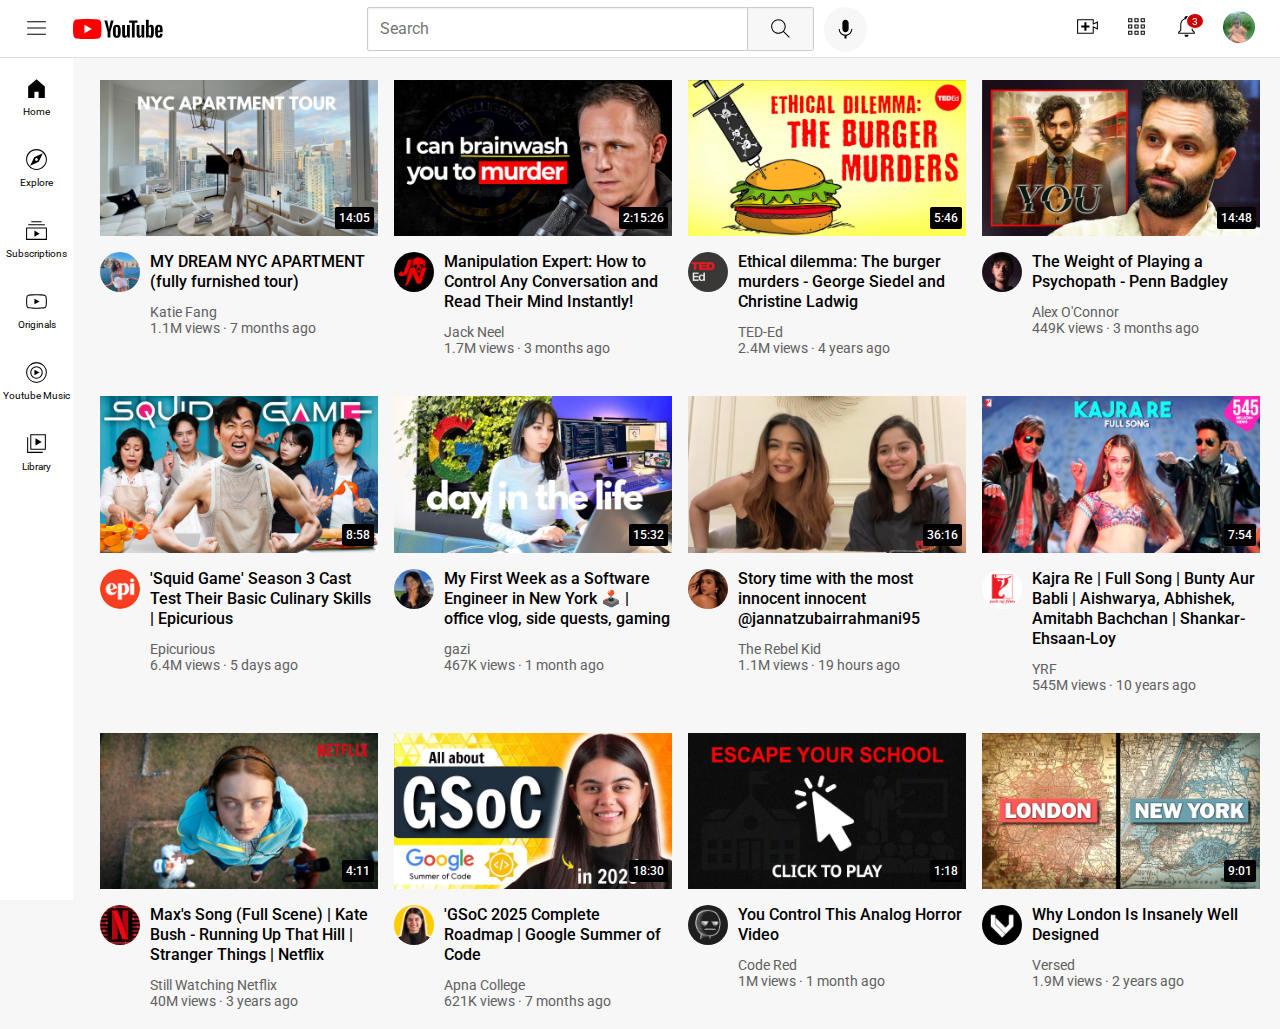
<file: index.html>
<!DOCTYPE html>
<html lang="en">
    <head>
        <meta charset="UTF-8">
        <meta name="viewport" content="width=device-width, initial-scale=1.0">
        <title>GARGI SLAY</title>

        <link rel="preconnect" href="https://fonts.googleapis.com">
        <link rel="preconnect" href="https://fonts.gstatic.com" crossorigin>
        <link href="https://fonts.googleapis.com/css2?family=Roboto:ital,wght@0,100..900;1,100..900&display=swap" rel="stylesheet">

        <link rel="stylesheet" href="style.css">
    </head>
    <body>
        <div class="header">

            <div class="left">
                <img id="l1" class="icons" src="icons/l1.svg">
                <img id="l2" class="icons" src="icons/l2.svg">
            </div>

            <div class="center">
                <input id="search-box" type="text" placeholder="Search">
                <div class="tooltip-container">
                    <img id="c1" class="icons" src="icons/c.svg">
                    <div class="tool">Search</div>
                </div>
                <div class="tooltip-container">
                    <img id="c2" class="icons" src="icons/c2.svg">
                    <div class="tool">Search with your voice</div>
                </div>
            </div>

            <div class="right">
                <div class="tooltip-container">
                    <img id="r1" class="icons" src="icons/r1.svg">
                    <div class="tool">Create</div>
                </div>
                <div class="tooltip-container">
                    <img id="r2" class="icons" src="icons/r2.svg">
                    <div class="tool">Youtube apps</div>
                </div>
                <div class="tooltip-container">
                    <img id="r3" class="icons" src="icons/r3.svg">
                    <div id="notification">3</div>
                    <div class="tool">Notifications</div>
                </div>
                <a href="me.html"><img id="r4" class="icons" src="icons/r4.jpg"></a>
            </div>
        </div>

        <div class="sidebar">
            <div class="sidebar-link">
                <img id="i1" class="s-icon" src="icons/home.svg">
                <div>Home</div>
            </div>
            <div class="sidebar-link">
                <img id="i2" class="s-icon" src="icons/explore.svg">
                <div>Explore</div>
            </div>
            <div class="sidebar-link">
                <img id="i3" class="s-icon" src="icons/subscriptions.svg">
                <div>Subscriptions</div>
            </div>
            <div class="sidebar-link">
                <img id="i4" class="s-icon" src="icons/originals.svg">
                <div>Originals</div>
            </div>
            <div class="sidebar-link">
                <img id="i5" class="s-icon" src="icons/youtube-music.svg">
                <div>Youtube Music</div>
            </div>
            <div class="sidebar-link">
                <img id="i6" class="s-icon" src="icons/library.svg">
                <div>Library</div>
            </div>
        </div>

        <div class="video-grid">

            <div class="video-preview">
                <div class="thumbnail-container">
                    <a href="https://www.youtube.com/watch?v=Kl7L8-EFpws&pp=ygUSbnljIGFwYXJ0bWVudCB0b3Vy"><img class="thumbnail" src="thumbnails/thumbnail-1.jpg"></a>
                    <div class="timestamp">14:05</div>
                </div>
                <div class="stats">
                    <div class="pfp-container">
                        <a href="https://www.youtube.com/@katiefanggg"><img class="pfp" src="pfps/pfp-1.jpg"></a>
                    </div>
                    <div class="info">
                        <a href="https://www.youtube.com/watch?v=Kl7L8-EFpws&pp=ygUSbnljIGFwYXJ0bWVudCB0b3Vy" class="title">MY DREAM NYC APARTMENT (fully furnished tour)</a>
                        <a href="https://www.youtube.com/@katiefanggg" class="channel-name">Katie Fang</a>
                        <p class="other">1.1M views &#183 7 months ago</p>
                    </div>
                </div>
            </div>

            <div class="video-preview">
                <div class="thumbnail-container">
                    <a a href="https://www.youtube.com/watch?v=5GEoaC_g-Wk&pp=ygUWbWFuaXB1bGF0aW9uIGphY2sgbmVlbA%3D%3D"><img class="thumbnail" src="thumbnails/thumbnail-2.jpg"></a>
                    <div class="timestamp">2:15:26</div>
                </div>
                <div class="stats">
                    <div class="pfp-container">
                        <a href="https://www.youtube.com/@jackneel"><img class="pfp" src="pfps/pfp-2.jpg"></a>
                    </div>
                    <div class="info">
                        <a href="https://www.youtube.com/watch?v=5GEoaC_g-Wk&pp=ygUWbWFuaXB1bGF0aW9uIGphY2sgbmVlbA%3D%3D" class="title">Manipulation Expert: How to Control Any Conversation and Read Their Mind Instantly!</a>
                        <a href="https://www.youtube.com/@jackneel" class="channel-name">Jack Neel</a>
                        <p class="other">1.7M views &#183 3 months ago</p>
                    </div>
                </div>
            </div>

            <div class="video-preview">
                <div class="thumbnail-container">
                    <a href="https://youtu.be/W8O131s31Rg?si=QHViTxv5MD06SCMy"><img class="thumbnail" src="thumbnails/thumbnail-3.jpg"></a>
                    <div class="timestamp">5:46</div>
                </div>
                <div class="stats">
                    <div class="pfp-container">
                        <a href="https://youtube.com/@teded"><img class="pfp" src="pfps/pfp-3.jpg"></a>
                    </div>
                    <div class="info">
                        <a href="https://youtu.be/W8O131s31Rg?si=QHViTxv5MD06SCMy" class="title">Ethical dilemma: The burger murders - George Siedel and Christine Ladwig</a>
                        <a href="https://youtube.com/@teded" class="channel-name">TED-Ed</a>
                        <p class="other">2.4M views &#183 4 years ago</p>
                    </div>
                </div>
            </div>

            <div class="video-preview">
                <div class="thumbnail-container">
                    <a href="https://youtu.be/m1vrj3tNkIo?si=zyEpCuFucrI1boda"><img class="thumbnail" src="thumbnails/thumbnail-4.jpg"></a>
                    <div class="timestamp">14:48</div>
                </div>
                <div class="stats">
                    <div class="pfp-container">
                        <a href="https://www.youtube.com/@CosmicSkeptic"><img class="pfp" src="pfps/pfp-4.jpg"></a>
                    </div>
                    <div class="info">
                        <a href="https://youtu.be/m1vrj3tNkIo?si=zyEpCuFucrI1boda" class="title">The Weight of Playing a Psychopath - Penn Badgley</a>
                        <a href="https://www.youtube.com/@CosmicSkeptic" class="channel-name">Alex O'Connor</a>
                        <p class="other">449K views &#183 3 months ago</p>
                    </div>
                </div>
            </div>

            <div class="video-preview">
                <div class="thumbnail-container">
                    <a href="https://youtu.be/DlvLH2jZsiI?si=GaAAR-PQZOCyQStn"><img class="thumbnail" src="thumbnails/thumbnail-5.jpg"></a>
                    <div class="timestamp">8:58</div>
                </div>
                <div class="stats">
                    <div class="pfp-container">
                        <a href="https://www.youtube.com/@epicurious"><img class="pfp" src="pfps/pfp-5.jpg"></a>
                    </div>
                    <div class="info">
                        <a href="https://youtu.be/DlvLH2jZsiI?si=GaAAR-PQZOCyQStn" class="title">'Squid Game' Season 3 Cast Test Their Basic Culinary Skills | Epicurious</a>
                        <a href="https://www.youtube.com/@epicurious" class="channel-name">Epicurious</a>
                        <p class="other">6.4M views &#183 5 days ago</p>
                    </div>
                </div>
            </div>

            <div class="video-preview">
                <div class="thumbnail-container">
                    <a href="https://www.youtube.com/watch?v=AhyDs2I2iok&t=230s&pp=ygULZ2F6aSBnb29nbGU%3D"><img class="thumbnail" src="thumbnails/thumbnail-6.jpg"></a>
                    <div class="timestamp">15:32</div>
                </div>
                <div class="stats">
                    <div class="pfp-container">
                        <a href="https://www.youtube.com/@gaziai"><img class="pfp" src="pfps/pfp-6.jpg"></a>
                    </div>
                    <div class="info">
                        <a href="https://www.youtube.com/watch?v=AhyDs2I2iok&t=230s&pp=ygULZ2F6aSBnb29nbGU%3D" class="title">My First Week as a Software Engineer in New York 🕹️ | office vlog, side quests, gaming</a>
                        <a href="https://www.youtube.com/@gaziai" class="channel-name">gazi</a>
                        <p class="other">467K views &#183 1 month ago</p>
                    </div>
                </div>
            </div>

            <div class="video-preview">
                <div class="thumbnail-container">
                    <a href="https://youtu.be/2VHFuwYolA4?si=ASC7WUorIvHDfdk9"><img class="thumbnail" src="thumbnails/thumbnail-7.jpg"></a>
                    <div class="timestamp">36:16</div>
                </div>
                <div class="stats">
                    <div class="pfp-container">
                        <a href="https://www.youtube.com/@the.rebelkid"><img class="pfp" src="pfps/pfp-7.jpg"></a>
                    </div>
                    <div class="info"> 
                        <a href="https://youtu.be/2VHFuwYolA4?si=ASC7WUorIvHDfdk9" class="title">Story time with the most innocent innocent @jannatzubairrahmani95</a>
                        <a href="https://www.youtube.com/@the.rebelkid" class="channel-name">The Rebel Kid</a>
                        <p class="other">1.1M views &#183 19 hours ago</p>
                    </div>
                </div>
            </div>

            <div class="video-preview">
                <div class="thumbnail-container">
                    <a href="https://youtu.be/4dsFQFCvVGU?si=wzj1xtrZjq03zRG2"><img class="thumbnail" src="thumbnails/thumbnail-8.jpg"></a>
                    <div class="timestamp">7:54</div>
                </div>
                <div class="stats">
                    <div class="pfp-container">
                        <a href="https://www.youtube.com/@yrf"><img class="pfp" src="pfps/pfp-8.jpg"></a>
                    </div>
                    <div class="info">
                        <a href="https://youtu.be/4dsFQFCvVGU?si=wzj1xtrZjq03zRG2" class="title">Kajra Re | Full Song | Bunty Aur Babli | Aishwarya, Abhishek, Amitabh Bachchan | Shankar-Ehsaan-Loy</a>
                        <a href="https://www.youtube.com/@yrf" class="channel-name">YRF</a>
                        <p class="other">545M views &#183 10 years ago</p>
                    </div>
                </div>
            </div>

            <div class="video-preview">
                <div class="thumbnail-container">
                    <a href="https://youtu.be/bV0RAcuG2Ao?si=cHqDntJzhc444D3e"><img class="thumbnail" src="thumbnails/thumbnail-9.jpg"></a>
                    <div class="timestamp">4:11</div>
                </div>
                <div class="stats">
                    <div class="pfp-container">
                        <a href="https://www.youtube.com/@stillwatchingnetflix"><img class="pfp" src="pfps/pfp-9.jpg"></a>
                    </div>
                    <div class="info">
                        <a href="https://youtu.be/bV0RAcuG2Ao?si=cHqDntJzhc444D3e" class="title">Max's Song (Full Scene) | Kate Bush - Running Up That Hill | Stranger Things | Netflix</a>
                        <a href="https://www.youtube.com/@stillwatchingnetflix" class="channel-name">Still Watching Netflix</a>
                        <p class="other">40M views &#183 3 years ago</p>
                    </div>
                </div>
            </div>

            <div class="video-preview">
                <div class="thumbnail-container">
                    <a href="https://www.youtube.com/watch?v=sPM2WiwA1us&pp=ygUEZ3NvYw%3D%3D"><img class="thumbnail" src="thumbnails/thumbnail-10.jpg"></a>
                    <div class="timestamp">18:30</div>
                </div>
                <div class="stats">
                    <div class="pfp-container">
                        <a href="https://www.youtube.com/@ApnaCollegeOfficial"><img class="pfp" src="pfps/pfp-10.jpg"></a>
                    </div>
                    <div class="info">
                        <a href="https://www.youtube.com/watch?v=sPM2WiwA1us&pp=ygUEZ3NvYw%3D%3D" class="title">'GSoC 2025 Complete Roadmap | Google Summer of Code</a>
                        <a href="https://www.youtube.com/@ApnaCollegeOfficial" class="channel-name">Apna College</a>
                        <p class="other">621K views &#183 7 months ago</p>
                    </div>
                </div>
            </div>

            <div class="video-preview">
                <div class="thumbnail-container">
                    <a href="https://youtu.be/TRjmKikeIY4?si=rvrkHYZilLXqrsiX"><img class="thumbnail" src="thumbnails/thumbnail-11.jpg"></a>
                    <div class="timestamp">1:18</div>
                </div>
                <div class="stats">
                    <div class="pfp-container">
                        <a href="https://youtube.com/@thecodered7"><img class="pfp" src="pfps/pfp-11.jpg"></a>
                    </div>
                    <div class="info">
                        <a href="https://youtu.be/TRjmKikeIY4?si=rvrkHYZilLXqrsiX" class="title">You Control This Analog Horror Video</a>
                        <a href="https://youtube.com/@thecodered7" class="channel-name">Code Red</a>
                        <p class="other">1M views &#183 1 month ago</p>
                    </div>
                </div>
            </div>

            <div class="video-preview">
                <div class="thumbnail-container">
                    <a href="https://youtu.be/4yObbz8H2f0?si=ccVK5MQVwLqNVlds"><img class="thumbnail" src="thumbnails/thumbnail-12.jpg"></a>
                    <div class="timestamp">9:01</div>
                </div>
                <div class="stats">
                    <div class="pfp-container">
                        <a href="https://youtube.com/@versedyoutube"><img class="pfp" src="pfps/pfp-12.jpg"></a>
                    </div>
                    <div class="info">
                        <a href="https://youtu.be/4yObbz8H2f0?si=ccVK5MQVwLqNVlds" class="title">Why London Is Insanely Well Designed</a>
                        <a href="https://youtube.com/@versedyoutube" class="channel-name">Versed</a>
                        <p class="other">1.9M views &#183 2 years ago</p>
                    </div>
                </div>
            </div>
            
        </div>
    </body>
</html>
</file>
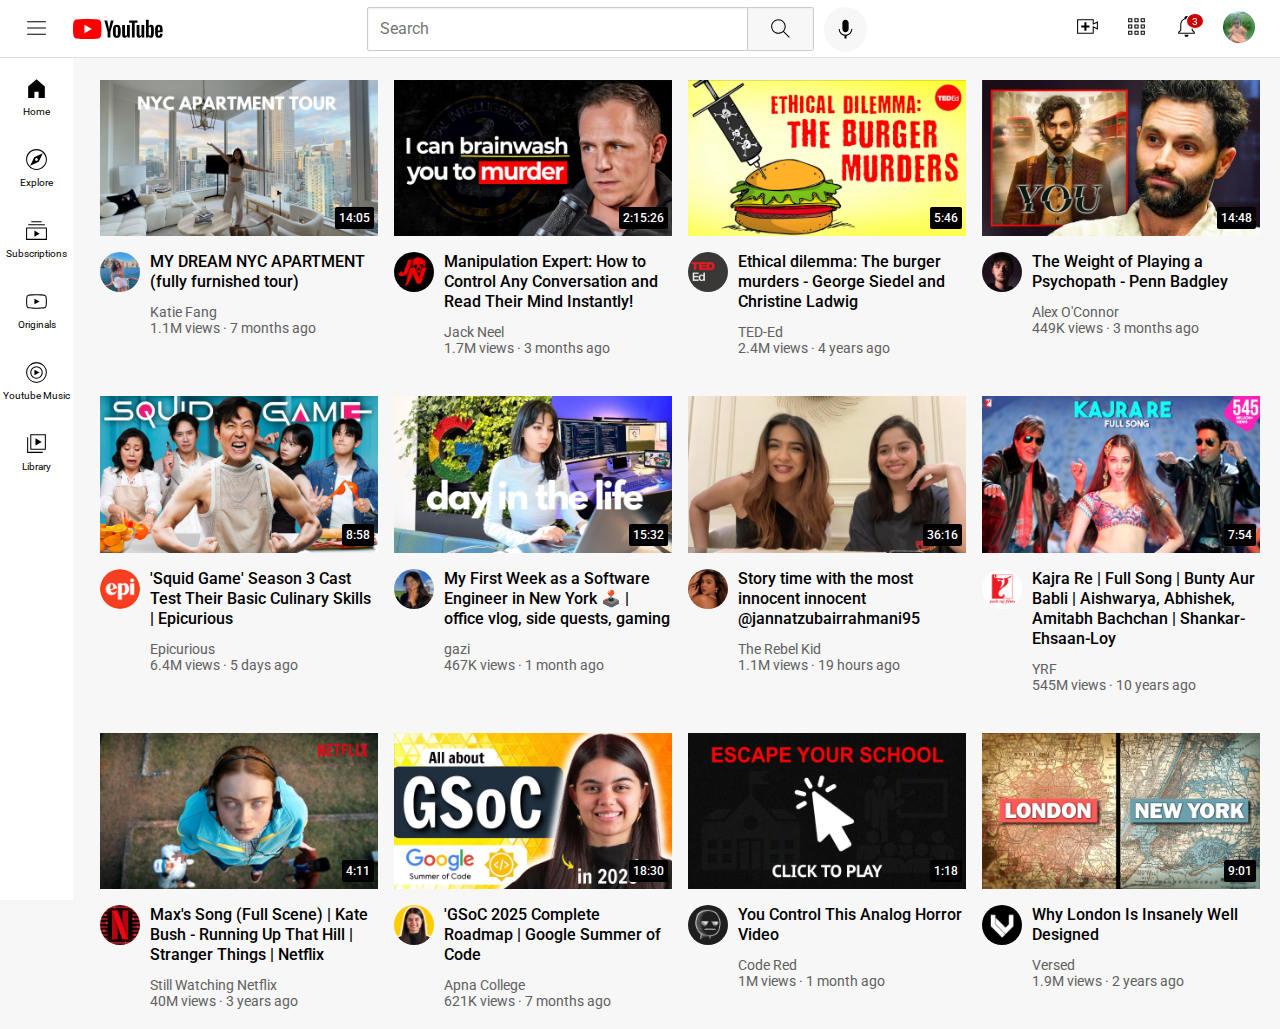
<file: clone-proj1/index.html>
<!DOCTYPE html>
<html lang="en">
    <head>
        <meta charset="UTF-8">
        <meta name="viewport" content="width=device-width, initial-scale=1.0">
        <title>Gargi's practice project</title>

        <link rel="preconnect" href="https://fonts.googleapis.com">
        <link rel="preconnect" href="https://fonts.gstatic.com" crossorigin>
        <link href="https://fonts.googleapis.com/css2?family=Roboto:ital,wght@0,100..900;1,100..900&display=swap" rel="stylesheet">

        <link rel="stylesheet" href="style.css">
    </head>
    <body>
        <div class="header">

            <div class="left">
                <img id="l1" class="icons" src="icons/l1.svg">
                <img id="l2" class="icons" src="icons/l2.svg">
            </div>

            <div class="center">
                <input id="search-box" type="text" placeholder="Search">
                <div class="tooltip-container">
                    <img id="c1" class="icons" src="icons/c.svg">
                    <div class="tool">Search</div>
                </div>
                <div class="tooltip-container">
                    <img id="c2" class="icons" src="icons/c2.svg">
                    <div class="tool">Search with your voice</div>
                </div>
            </div>

            <div class="right">
                <div class="tooltip-container">
                    <img id="r1" class="icons" src="icons/r1.svg">
                    <div class="tool">Create</div>
                </div>
                <div class="tooltip-container">
                    <img id="r2" class="icons" src="icons/r2.svg">
                    <div class="tool">Youtube apps</div>
                </div>
                <div class="tooltip-container">
                    <img id="r3" class="icons" src="icons/r3.svg">
                    <div id="notification">3</div>
                    <div class="tool">Notifications</div>
                </div>
                <a href="me.html"><img id="r4" class="icons" src="icons/r4.jpg"></a>
            </div>
        </div>

        <div class="sidebar">
            <div class="sidebar-link">
                <img id="i1" class="s-icon" src="icons/home.svg">
                <div>Home</div>
            </div>
            <div class="sidebar-link">
                <img id="i2" class="s-icon" src="icons/explore.svg">
                <div>Explore</div>
            </div>
            <div class="sidebar-link">
                <img id="i3" class="s-icon" src="icons/subscriptions.svg">
                <div>Subscriptions</div>
            </div>
            <div class="sidebar-link">
                <img id="i4" class="s-icon" src="icons/originals.svg">
                <div>Originals</div>
            </div>
            <div class="sidebar-link">
                <img id="i5" class="s-icon" src="icons/youtube-music.svg">
                <div>Youtube Music</div>
            </div>
            <div class="sidebar-link">
                <img id="i6" class="s-icon" src="icons/library.svg">
                <div>Library</div>
            </div>
        </div>

        <div class="video-grid">

            <div class="video-preview">
                <div class="thumbnail-container">
                    <a href="https://www.youtube.com/watch?v=Kl7L8-EFpws&pp=ygUSbnljIGFwYXJ0bWVudCB0b3Vy"><img class="thumbnail" src="thumbnails/thumbnail-1.jpg"></a>
                    <div class="timestamp">14:05</div>
                </div>
                <div class="stats">
                    <div class="pfp-container">
                        <a href="https://www.youtube.com/@katiefanggg"><img class="pfp" src="pfps/pfp-1.jpg"></a>
                    </div>
                    <div class="info">
                        <a href="https://www.youtube.com/watch?v=Kl7L8-EFpws&pp=ygUSbnljIGFwYXJ0bWVudCB0b3Vy" class="title">MY DREAM NYC APARTMENT (fully furnished tour)</a>
                        <a href="https://www.youtube.com/@katiefanggg" class="channel-name">Katie Fang</a>
                        <p class="other">1.1M views &#183 7 months ago</p>
                    </div>
                </div>
            </div>

            <div class="video-preview">
                <div class="thumbnail-container">
                    <a a href="https://www.youtube.com/watch?v=5GEoaC_g-Wk&pp=ygUWbWFuaXB1bGF0aW9uIGphY2sgbmVlbA%3D%3D"><img class="thumbnail" src="thumbnails/thumbnail-2.jpg"></a>
                    <div class="timestamp">2:15:26</div>
                </div>
                <div class="stats">
                    <div class="pfp-container">
                        <a href="https://www.youtube.com/@jackneel"><img class="pfp" src="pfps/pfp-2.jpg"></a>
                    </div>
                    <div class="info">
                        <a href="https://www.youtube.com/watch?v=5GEoaC_g-Wk&pp=ygUWbWFuaXB1bGF0aW9uIGphY2sgbmVlbA%3D%3D" class="title">Manipulation Expert: How to Control Any Conversation and Read Their Mind Instantly!</a>
                        <a href="https://www.youtube.com/@jackneel" class="channel-name">Jack Neel</a>
                        <p class="other">1.7M views &#183 3 months ago</p>
                    </div>
                </div>
            </div>

            <div class="video-preview">
                <div class="thumbnail-container">
                    <a href="https://youtu.be/W8O131s31Rg?si=QHViTxv5MD06SCMy"><img class="thumbnail" src="thumbnails/thumbnail-3.jpg"></a>
                    <div class="timestamp">5:46</div>
                </div>
                <div class="stats">
                    <div class="pfp-container">
                        <a href="https://youtube.com/@teded"><img class="pfp" src="pfps/pfp-3.jpg"></a>
                    </div>
                    <div class="info">
                        <a href="https://youtu.be/W8O131s31Rg?si=QHViTxv5MD06SCMy" class="title">Ethical dilemma: The burger murders - George Siedel and Christine Ladwig</a>
                        <a href="https://youtube.com/@teded" class="channel-name">TED-Ed</a>
                        <p class="other">2.4M views &#183 4 years ago</p>
                    </div>
                </div>
            </div>

            <div class="video-preview">
                <div class="thumbnail-container">
                    <a href="https://youtu.be/m1vrj3tNkIo?si=zyEpCuFucrI1boda"><img class="thumbnail" src="thumbnails/thumbnail-4.jpg"></a>
                    <div class="timestamp">14:48</div>
                </div>
                <div class="stats">
                    <div class="pfp-container">
                        <a href="https://www.youtube.com/@CosmicSkeptic"><img class="pfp" src="pfps/pfp-4.jpg"></a>
                    </div>
                    <div class="info">
                        <a href="https://youtu.be/m1vrj3tNkIo?si=zyEpCuFucrI1boda" class="title">The Weight of Playing a Psychopath - Penn Badgley</a>
                        <a href="https://www.youtube.com/@CosmicSkeptic" class="channel-name">Alex O'Connor</a>
                        <p class="other">449K views &#183 3 months ago</p>
                    </div>
                </div>
            </div>

            <div class="video-preview">
                <div class="thumbnail-container">
                    <a href="https://youtu.be/DlvLH2jZsiI?si=GaAAR-PQZOCyQStn"><img class="thumbnail" src="thumbnails/thumbnail-5.jpg"></a>
                    <div class="timestamp">8:58</div>
                </div>
                <div class="stats">
                    <div class="pfp-container">
                        <a href="https://www.youtube.com/@epicurious"><img class="pfp" src="pfps/pfp-5.jpg"></a>
                    </div>
                    <div class="info">
                        <a href="https://youtu.be/DlvLH2jZsiI?si=GaAAR-PQZOCyQStn" class="title">'Squid Game' Season 3 Cast Test Their Basic Culinary Skills | Epicurious</a>
                        <a href="https://www.youtube.com/@epicurious" class="channel-name">Epicurious</a>
                        <p class="other">6.4M views &#183 5 days ago</p>
                    </div>
                </div>
            </div>

            <div class="video-preview">
                <div class="thumbnail-container">
                    <a href="https://www.youtube.com/watch?v=AhyDs2I2iok&t=230s&pp=ygULZ2F6aSBnb29nbGU%3D"><img class="thumbnail" src="thumbnails/thumbnail-6.jpg"></a>
                    <div class="timestamp">15:32</div>
                </div>
                <div class="stats">
                    <div class="pfp-container">
                        <a href="https://www.youtube.com/@gaziai"><img class="pfp" src="pfps/pfp-6.jpg"></a>
                    </div>
                    <div class="info">
                        <a href="https://www.youtube.com/watch?v=AhyDs2I2iok&t=230s&pp=ygULZ2F6aSBnb29nbGU%3D" class="title">My First Week as a Software Engineer in New York 🕹️ | office vlog, side quests, gaming</a>
                        <a href="https://www.youtube.com/@gaziai" class="channel-name">gazi</a>
                        <p class="other">467K views &#183 1 month ago</p>
                    </div>
                </div>
            </div>

            <div class="video-preview">
                <div class="thumbnail-container">
                    <a href="https://youtu.be/2VHFuwYolA4?si=ASC7WUorIvHDfdk9"><img class="thumbnail" src="thumbnails/thumbnail-7.jpg"></a>
                    <div class="timestamp">36:16</div>
                </div>
                <div class="stats">
                    <div class="pfp-container">
                        <a href="https://www.youtube.com/@the.rebelkid"><img class="pfp" src="pfps/pfp-7.jpg"></a>
                    </div>
                    <div class="info"> 
                        <a href="https://youtu.be/2VHFuwYolA4?si=ASC7WUorIvHDfdk9" class="title">Story time with the most innocent innocent @jannatzubairrahmani95</a>
                        <a href="https://www.youtube.com/@the.rebelkid" class="channel-name">The Rebel Kid</a>
                        <p class="other">1.1M views &#183 19 hours ago</p>
                    </div>
                </div>
            </div>

            <div class="video-preview">
                <div class="thumbnail-container">
                    <a href="https://youtu.be/4dsFQFCvVGU?si=wzj1xtrZjq03zRG2"><img class="thumbnail" src="thumbnails/thumbnail-8.jpg"></a>
                    <div class="timestamp">7:54</div>
                </div>
                <div class="stats">
                    <div class="pfp-container">
                        <a href="https://www.youtube.com/@yrf"><img class="pfp" src="pfps/pfp-8.jpg"></a>
                    </div>
                    <div class="info">
                        <a href="https://youtu.be/4dsFQFCvVGU?si=wzj1xtrZjq03zRG2" class="title">Kajra Re | Full Song | Bunty Aur Babli | Aishwarya, Abhishek, Amitabh Bachchan | Shankar-Ehsaan-Loy</a>
                        <a href="https://www.youtube.com/@yrf" class="channel-name">YRF</a>
                        <p class="other">545M views &#183 10 years ago</p>
                    </div>
                </div>
            </div>

            <div class="video-preview">
                <div class="thumbnail-container">
                    <a href="https://youtu.be/bV0RAcuG2Ao?si=cHqDntJzhc444D3e"><img class="thumbnail" src="thumbnails/thumbnail-9.jpg"></a>
                    <div class="timestamp">4:11</div>
                </div>
                <div class="stats">
                    <div class="pfp-container">
                        <a href="https://www.youtube.com/@stillwatchingnetflix"><img class="pfp" src="pfps/pfp-9.jpg"></a>
                    </div>
                    <div class="info">
                        <a href="https://youtu.be/bV0RAcuG2Ao?si=cHqDntJzhc444D3e" class="title">Max's Song (Full Scene) | Kate Bush - Running Up That Hill | Stranger Things | Netflix</a>
                        <a href="https://www.youtube.com/@stillwatchingnetflix" class="channel-name">Still Watching Netflix</a>
                        <p class="other">40M views &#183 3 years ago</p>
                    </div>
                </div>
            </div>

            <div class="video-preview">
                <div class="thumbnail-container">
                    <a href="https://www.youtube.com/watch?v=sPM2WiwA1us&pp=ygUEZ3NvYw%3D%3D"><img class="thumbnail" src="thumbnails/thumbnail-10.jpg"></a>
                    <div class="timestamp">18:30</div>
                </div>
                <div class="stats">
                    <div class="pfp-container">
                        <a href="https://www.youtube.com/@ApnaCollegeOfficial"><img class="pfp" src="pfps/pfp-10.jpg"></a>
                    </div>
                    <div class="info">
                        <a href="https://www.youtube.com/watch?v=sPM2WiwA1us&pp=ygUEZ3NvYw%3D%3D" class="title">'GSoC 2025 Complete Roadmap | Google Summer of Code</a>
                        <a href="https://www.youtube.com/@ApnaCollegeOfficial" class="channel-name">Apna College</a>
                        <p class="other">621K views &#183 7 months ago</p>
                    </div>
                </div>
            </div>

            <div class="video-preview">
                <div class="thumbnail-container">
                    <a href="https://youtu.be/TRjmKikeIY4?si=rvrkHYZilLXqrsiX"><img class="thumbnail" src="thumbnails/thumbnail-11.jpg"></a>
                    <div class="timestamp">1:18</div>
                </div>
                <div class="stats">
                    <div class="pfp-container">
                        <a href="https://youtube.com/@thecodered7"><img class="pfp" src="pfps/pfp-11.jpg"></a>
                    </div>
                    <div class="info">
                        <a href="https://youtu.be/TRjmKikeIY4?si=rvrkHYZilLXqrsiX" class="title">You Control This Analog Horror Video</a>
                        <a href="https://youtube.com/@thecodered7" class="channel-name">Code Red</a>
                        <p class="other">1M views &#183 1 month ago</p>
                    </div>
                </div>
            </div>

            <div class="video-preview">
                <div class="thumbnail-container">
                    <a href="https://youtu.be/4yObbz8H2f0?si=ccVK5MQVwLqNVlds"><img class="thumbnail" src="thumbnails/thumbnail-12.jpg"></a>
                    <div class="timestamp">9:01</div>
                </div>
                <div class="stats">
                    <div class="pfp-container">
                        <a href="https://youtube.com/@versedyoutube"><img class="pfp" src="pfps/pfp-12.jpg"></a>
                    </div>
                    <div class="info">
                        <a href="https://youtu.be/4yObbz8H2f0?si=ccVK5MQVwLqNVlds" class="title">Why London Is Insanely Well Designed</a>
                        <a href="https://youtube.com/@versedyoutube" class="channel-name">Versed</a>
                        <p class="other">1.9M views &#183 2 years ago</p>
                    </div>
                </div>
            </div>
            
        </div>
    </body>
</html>
</file>
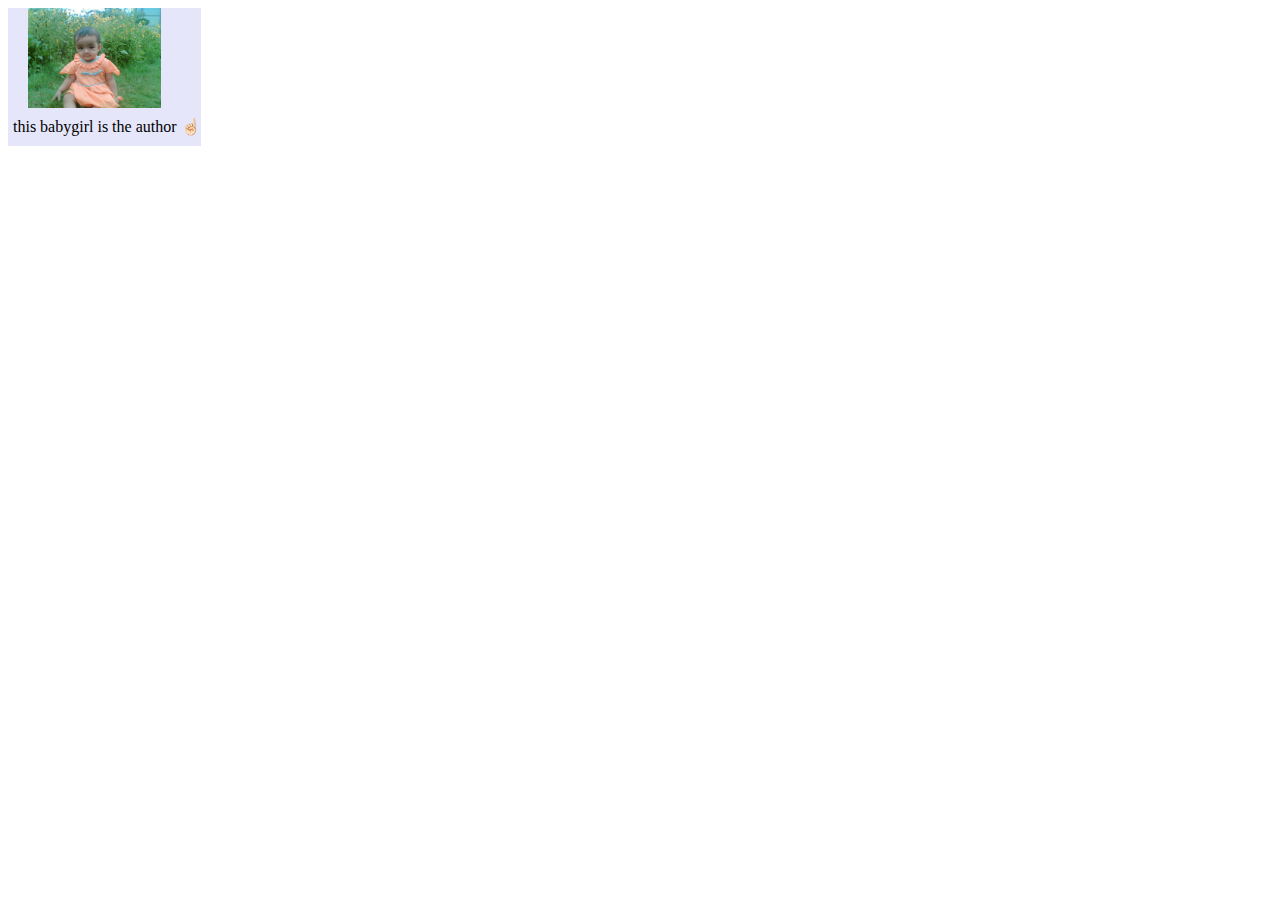
<file: me.html>
<!DOCTYPE html>
<html lang="en">
<head>
    <title>stalker ahh</title>
</head>
<body>
    <div style="background-color: lavender;
    display: inline-block;">
        <img style="height: 100px;
        margin-left: 20px;" src="icons/r4.jpg"> 
        <p style="margin-top: 5px;
        margin-bottom: 10px;
        margin-left: 5px;">this babygirl is the author ☝🏻️</p>
    </div>
</body>
</html>
</file>
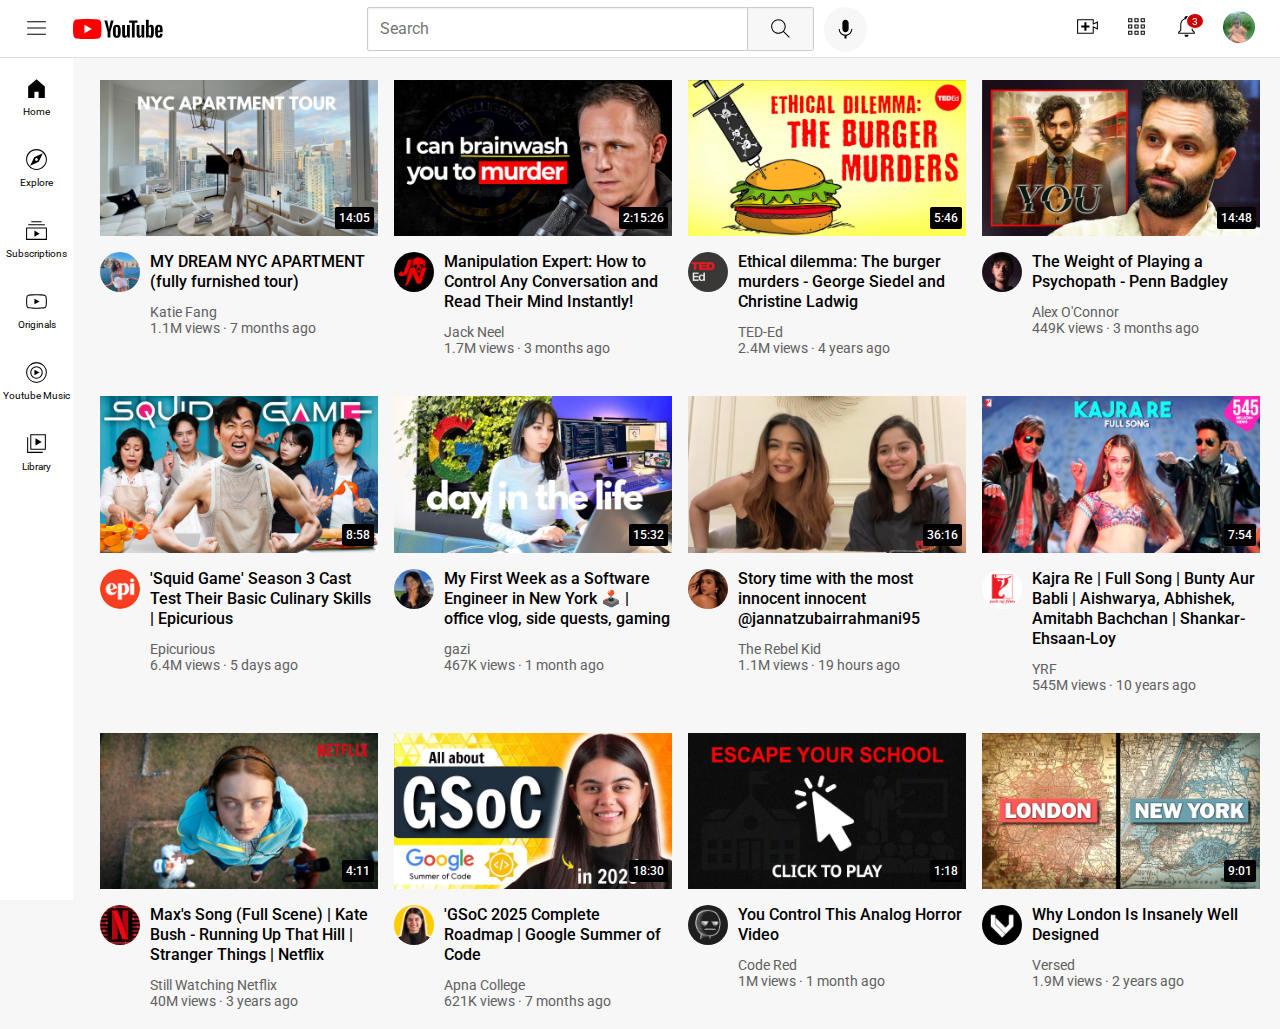
<file: website.html>
<!DOCTYPE html>
<html>
    <head>
        <title>GARGI SLAY</title>

        <link rel="preconnect" href="https://fonts.googleapis.com">
        <link rel="preconnect" href="https://fonts.gstatic.com" crossorigin>
        <link href="https://fonts.googleapis.com/css2?family=Roboto:ital,wght@0,100..900;1,100..900&display=swap" rel="stylesheet">

        <link rel="stylesheet" href="style.css">
    </head>
    <body>
        <div class="header">

            <div class="left">
                <img id="l1" class="icons" src="icons/l1.svg">
                <img id="l2" class="icons" src="icons/l2.svg">
            </div>

            <div class="center">
                <input id="search-box" type="text" placeholder="Search">
                <div class="tooltip-container">
                    <img id="c1" class="icons" src="icons/c.svg">
                    <div class="tool">Search</div>
                </div>
                <div class="tooltip-container">
                    <img id="c2" class="icons" src="icons/c2.svg">
                    <div class="tool">Search with your voice</div>
                </div>
            </div>

            <div class="right">
                <div class="tooltip-container">
                    <img id="r1" class="icons" src="icons/r1.svg">
                    <div class="tool">Create</div>
                </div>
                <div class="tooltip-container">
                    <img id="r2" class="icons" src="icons/r2.svg">
                    <div class="tool">Youtube apps</div>
                </div>
                <div class="tooltip-container">
                    <img id="r3" class="icons" src="icons/r3.svg">
                    <div id="notification">3</div>
                    <div class="tool">Notifications</div>
                </div>
                <a href="me.html"><img id="r4" class="icons" src="icons/r4.jpg"></a>
            </div>
        </div>

        <div class="sidebar">
            <div class="sidebar-link">
                <img id="i1" class="s-icon" src="icons/home.svg">
                <div>Home</div>
            </div>
            <div class="sidebar-link">
                <img id="i2" class="s-icon" src="icons/explore.svg">
                <div>Explore</div>
            </div>
            <div class="sidebar-link">
                <img id="i3" class="s-icon" src="icons/subscriptions.svg">
                <div>Subscriptions</div>
            </div>
            <div class="sidebar-link">
                <img id="i4" class="s-icon" src="icons/originals.svg">
                <div>Originals</div>
            </div>
            <div class="sidebar-link">
                <img id="i5" class="s-icon" src="icons/youtube-music.svg">
                <div>Youtube Music</div>
            </div>
            <div class="sidebar-link">
                <img id="i6" class="s-icon" src="icons/library.svg">
                <div>Library</div>
            </div>
        </div>

        <div class="video-grid">

            <div class="video-preview">
                <div class="thumbnail-container">
                    <a href="https://www.youtube.com/watch?v=Kl7L8-EFpws&pp=ygUSbnljIGFwYXJ0bWVudCB0b3Vy"><img class="thumbnail" src="thumbnails/thumbnail-1.jpg"></a>
                    <div class="timestamp">14:05</div>
                </div>
                <div class="stats">
                    <div class="pfp-container">
                        <img class="pfp" src="pfps/pfp-1.jpg">
                    </div>
                    <div class="info">
                        <a href="https://www.youtube.com/watch?v=Kl7L8-EFpws&pp=ygUSbnljIGFwYXJ0bWVudCB0b3Vy" class="title">MY DREAM NYC APARTMENT (fully furnished tour)</a>
                        <a href="https://www.youtube.com/@katiefanggg" class="channel-name">Katie Fang</a>
                        <p class="other">1.1M views &#183 7 months ago</p>
                    </div>
                </div>
            </div>

            <div class="video-preview">
                <div class="thumbnail-container">
                    <a a href="https://www.youtube.com/watch?v=5GEoaC_g-Wk&pp=ygUWbWFuaXB1bGF0aW9uIGphY2sgbmVlbA%3D%3D"><img class="thumbnail" src="thumbnails/thumbnail-2.jpg"></a>
                    <div class="timestamp">2:15:26</div>
                </div>
                <div class="stats">
                    <div class="pfp-container">
                        <img class="pfp" src="pfps/pfp-2.jpg">
                    </div>
                    <div class="info">
                        <a href="https://www.youtube.com/watch?v=5GEoaC_g-Wk&pp=ygUWbWFuaXB1bGF0aW9uIGphY2sgbmVlbA%3D%3D" class="title">Manipulation Expert: How to Control Any Conversation and Read Their Mind Instantly!</a>
                        <a href="https://www.youtube.com/@jackneel" class="channel-name">Jack Neel</a>
                        <p class="other">1.7M views &#183 3 months ago</p>
                    </div>
                </div>
            </div>

            <div class="video-preview">
                <div class="thumbnail-container">
                    <a href="https://youtu.be/W8O131s31Rg?si=QHViTxv5MD06SCMy"><img class="thumbnail" src="thumbnails/thumbnail-3.jpg"></a>
                    <div class="timestamp">5:46</div>
                </div>
                <div class="stats">
                    <div class="pfp-container">
                        <img class="pfp" src="pfps/pfp-3.jpg">
                    </div>
                    <div class="info">
                        <a href="https://youtu.be/W8O131s31Rg?si=QHViTxv5MD06SCMy" class="title">Ethical dilemma: The burger murders - George Siedel and Christine Ladwig</a>
                        <a href="https://youtube.com/@teded" class="channel-name">TED-Ed</a>
                        <p class="other">2.4M views &#183 4 years ago</p>
                    </div>
                </div>
            </div>

            <div class="video-preview">
                <div class="thumbnail-container">
                    <a href="https://youtu.be/m1vrj3tNkIo?si=zyEpCuFucrI1boda"><img class="thumbnail" src="thumbnails/thumbnail-4.jpg"></a>
                    <div class="timestamp">14:48</div>
                </div>
                <div class="stats">
                    <div class="pfp-container">
                        <img class="pfp" src="pfps/pfp-4.jpg">
                    </div>
                    <div class="info">
                        <a href="https://youtu.be/m1vrj3tNkIo?si=zyEpCuFucrI1boda" class="title">The Weight of Playing a Psychopath - Penn Badgley</a>
                        <a href="https://www.youtube.com/@CosmicSkeptic" class="channel-name">Alex O'Connor</a>
                        <p class="other">449K views &#183 3 months ago</p>
                    </div>
                </div>
            </div>

            <div class="video-preview">
                <div class="thumbnail-container">
                    <a href="https://youtu.be/DlvLH2jZsiI?si=GaAAR-PQZOCyQStn"><img class="thumbnail" src="thumbnails/thumbnail-5.jpg"></a>
                    <div class="timestamp">8:58</div>
                </div>
                <div class="stats">
                    <div class="pfp-container">
                        <img class="pfp" src="pfps/pfp-5.jpg">
                    </div>
                    <div class="info">
                        <a href="https://youtu.be/DlvLH2jZsiI?si=GaAAR-PQZOCyQStn" class="title">'Squid Game' Season 3 Cast Test Their Basic Culinary Skills | Epicurious</a>
                        <a href="https://www.youtube.com/@epicurious" class="channel-name">Epicurious</a>
                        <p class="other">6.4M views &#183 5 days ago</p>
                    </div>
                </div>
            </div>

            <div class="video-preview">
                <div class="thumbnail-container">
                    <a href="https://www.youtube.com/watch?v=AhyDs2I2iok&t=230s&pp=ygULZ2F6aSBnb29nbGU%3D"><img class="thumbnail" src="thumbnails/thumbnail-6.jpg"></a>
                    <div class="timestamp">15:32</div>
                </div>
                <div class="stats">
                    <div class="pfp-container">
                        <img class="pfp" src="pfps/pfp-6.jpg">
                    </div>
                    <div class="info">
                        <a href="https://www.youtube.com/watch?v=AhyDs2I2iok&t=230s&pp=ygULZ2F6aSBnb29nbGU%3D" class="title">My First Week as a Software Engineer in New York 🕹️ | office vlog, side quests, gaming</a>
                        <a href="https://www.youtube.com/@gaziai" class="channel-name">gazi</a>
                        <p class="other">467K views &#183 1 month ago</p>
                    </div>
                </div>
            </div>

            <div class="video-preview">
                <div class="thumbnail-container">
                    <a href="https://youtu.be/2VHFuwYolA4?si=ASC7WUorIvHDfdk9"><img class="thumbnail" src="thumbnails/thumbnail-7.jpg"></a>
                    <div class="timestamp">36:16</div>
                </div>
                <div class="stats">
                    <div class="pfp-container">
                        <img class="pfp" src="pfps/pfp-7.jpg">
                    </div>
                    <div class="info"> 
                        <a href="https://youtu.be/2VHFuwYolA4?si=ASC7WUorIvHDfdk9" class="title">Story time with the most innocent innocent @jannatzubairrahmani95</a>
                        <a href="https://www.youtube.com/@the.rebelkid" class="channel-name">The Rebel Kid</a>
                        <p class="other">1.1M views &#183 19 hours ago</p>
                    </div>
                </div>
            </div>

            <div class="video-preview">
                <div class="thumbnail-container">
                    <a href="https://youtu.be/4dsFQFCvVGU?si=wzj1xtrZjq03zRG2"><img class="thumbnail" src="thumbnails/thumbnail-8.jpg"></a>
                    <div class="timestamp">7:54</div>
                </div>
                <div class="stats">
                    <div class="pfp-container">
                        <img class="pfp" src="pfps/pfp-8.jpg">
                    </div>
                    <div class="info">
                        <a href="https://youtu.be/4dsFQFCvVGU?si=wzj1xtrZjq03zRG2" class="title">Kajra Re | Full Song | Bunty Aur Babli | Aishwarya, Abhishek, Amitabh Bachchan | Shankar-Ehsaan-Loy</a>
                        <a href="https://www.youtube.com/@yrf" class="channel-name">YRF</a>
                        <p class="other">545M views &#183 10 years ago</p>
                    </div>
                </div>
            </div>

            <div class="video-preview">
                <div class="thumbnail-container">
                    <a href="https://youtu.be/bV0RAcuG2Ao?si=cHqDntJzhc444D3e"><img class="thumbnail" src="thumbnails/thumbnail-9.jpg"></a>
                    <div class="timestamp">4:11</div>
                </div>
                <div class="stats">
                    <div class="pfp-container">
                        <img class="pfp" src="pfps/pfp-9.jpg">
                    </div>
                    <div class="info">
                        <a href="https://youtu.be/bV0RAcuG2Ao?si=cHqDntJzhc444D3e" class="title">Max's Song (Full Scene) | Kate Bush - Running Up That Hill | Stranger Things | Netflix</a>
                        <a href="https://www.youtube.com/@stillwatchingnetflix" class="channel-name">Still Watching Netflix</a>
                        <p class="other">40M views &#183 3 years ago</p>
                    </div>
                </div>
            </div>

            <div class="video-preview">
                <div class="thumbnail-container">
                    <a href="https://www.youtube.com/watch?v=sPM2WiwA1us&pp=ygUEZ3NvYw%3D%3D"><img class="thumbnail" src="thumbnails/thumbnail-10.jpg"></a>
                    <div class="timestamp">18:30</div>
                </div>
                <div class="stats">
                    <div class="pfp-container">
                        <img class="pfp" src="pfps/pfp-10.jpg">
                    </div>
                    <div class="info">
                        <a href="https://www.youtube.com/watch?v=sPM2WiwA1us&pp=ygUEZ3NvYw%3D%3D" class="title">'GSoC 2025 Complete Roadmap | Google Summer of Code</a>
                        <a href="https://www.youtube.com/@ApnaCollegeOfficial" class="channel-name">Apna College</a>
                        <p class="other">621K views &#183 7 months ago</p>
                    </div>
                </div>
            </div>

            <div class="video-preview">
                <div class="thumbnail-container">
                    <a href="https://youtu.be/TRjmKikeIY4?si=rvrkHYZilLXqrsiX"><img class="thumbnail" src="thumbnails/thumbnail-11.jpg"></a>
                    <div class="timestamp">1:18</div>
                </div>
                <div class="stats">
                    <div class="pfp-container">
                        <img class="pfp" src="pfps/pfp-11.jpg">
                    </div>
                    <div class="info">
                        <a href="https://youtu.be/TRjmKikeIY4?si=rvrkHYZilLXqrsiX" class="title">You Control This Analog Horror Video</a>
                        <a href="https://youtube.com/@thecodered7" class="channel-name">Code Red</a>
                        <p class="other">1M views &#183 1 month ago</p>
                    </div>
                </div>
            </div>

            <div class="video-preview">
                <div class="thumbnail-container">
                    <a href="https://youtu.be/4yObbz8H2f0?si=ccVK5MQVwLqNVlds"><img class="thumbnail" src="thumbnails/thumbnail-12.jpg"></a>
                    <div class="timestamp">9:01</div>
                </div>
                <div class="stats">
                    <div class="pfp-container">
                        <img class="pfp" src="pfps/pfp-12.jpg">
                    </div>
                    <div class="info">
                        <a href="https://youtu.be/4yObbz8H2f0?si=ccVK5MQVwLqNVlds" class="title">Why London Is Insanely Well Designed</a>
                        <a href="https://youtube.com/@versedyoutube" class="channel-name">Versed</a>
                        <p class="other">1.9M views &#183 2 years ago</p>
                    </div>
                </div>
            </div>
            
        </div>
    </body>
</html>
</file>
<file: style.css>
*{
    font-family: "Roboto", Arial, sans-serif;
}
.header,
.left,
.right{
    display: flex;
    flex-direction: row;
    justify-content: space-between;  
    align-items: center;
}
.header{
    height: 57px;
    border-bottom: 0.8px solid rgb(222, 222, 222);
    background-color: white;
    position: fixed;
    top: 0;
    right: 0;
    left: 0;
    z-index: 10;
}
.center{
    flex: 1;
    margin-left: 50px;
    margin-right: 30px;
    margin-top: 5px;
    max-width: 500px;
    display: flex;
    flex-direction: row;
    justify-content: space-between;
}
.right{
    width: 180px;
    margin-right: 25px;
    margin-left: 25px;
    flex-shrink: 0;
}
#r4{
    border-radius: 50%;
    height: 32px;
    width: 32px;
    object-fit: cover;
}
#notification{
    position: absolute;
    top: -3px;
    right: -7px;
    background-color: rgb(204, 0, 0);
    border: white solid 1.6px;
    border-radius: 50%;
    color: white;
    font-size: 10px;
    padding-left: 5px;
    padding-right: 5px;
    padding-bottom: 1.5px;
    padding-top: 1.5px;
    margin: 2px;
}
#l1{
    margin-left: 24px;
    margin-right: 24px;
}
#l2{
    height: 20px;
}
#search-box,
#c1{
    border: 0.8px solid rgb(204, 204, 204);
    box-shadow: inset 0.2px 1px 2px rgb(238, 238, 238);
}
#search-box{
    background-color: rgb(255, 255, 255);
    border-bottom-left-radius: 2px;
    border-top-left-radius: 2px;
    font-size: 16px;
    padding-left: 12px;
    height: 40px;
    width: 100%;
}
#search-box:focus{
    outline: 1px solid rgb(31, 92, 198);
    outline-offset: -1px;
}
#c1{
    background-color: rgb(247, 247, 247);
    padding-top: 8.5px;
    padding-bottom: 8.5px;
    padding-left: 20px;
    padding-right: 20px;
    border-left: 0;
    border-bottom-right-radius: 2px;
    border-top-right-radius: 2px;
}
#c1:hover{
    background-color: rgb(239,239,239);
}
#c1:active{
    background-color: rgb(232,232,232);
}
#c2{
    background-color: rgb(247, 247, 247);
    padding-top: 7.5px;
    padding-bottom: 7.5px;
    padding-left: 9px;
    padding-right: 9px;
    margin-left: 10px;
    height: 30px;
    width: 25px;
    border-radius: 50%;
}
.icons,
.s-icon{
    height: 25px;
    cursor: pointer;
}
.tooltip-container{
    position: relative;
}
.tool{
    background-color: grey;
    opacity: 0;
    position: absolute;
    color: white;
    padding-top: 4px;
    padding-bottom: 4px;
    padding-left: 8px;
    padding-right: 8px;
    border-radius: 2px;
    font-size: 12px;
    bottom: -30px;
    transition: opacity 0.15s;
    pointer-events: none;
    white-space: nowrap;
}
.tooltip-container:hover .tool{
    opacity: 1;
}

.sidebar{
    position: fixed;
    top: 56px;
    bottom: 0;
    left: 0;
    padding-top: 5px;
    background-color: white;
    width: 73px;
}
.sidebar-link{
    padding-top: 15px;
    padding-bottom: 15px;
    display: flex;
    flex-direction: column;
    justify-content: center;
    align-items: center;
    font-size: 10px;
    font-weight: 400;
}
.s-icon{
    margin-bottom: 5px;
}
.sidebar-link:hover{
    background-color: rgb(235, 235, 235);
}

.video-grid{
    display: grid;
    grid-template-columns: 1fr 1fr 1fr;
    column-gap: 16px;
    row-gap: 40px;
    padding: 80px 20px 20px 100px;
    background-color: rgb(247, 247, 247);
}

@media (max-width: 500px) {
    .video-grid{
        grid-template-columns: 1fr;
    }
}
@media (min-width: 501px) and (max-width: 750px) {
    .video-grid{
        grid-template-columns: 1fr 1fr;
    }
}
@media (min-width: 751px) and (max-width: 999px) {
    .video-grid{
        grid-template-columns: 1fr 1fr 1fr;
    }
}
@media (min-width: 1000px) {
    .video-grid{
        grid-template-columns: 1fr 1fr 1fr 1fr;
    }
}

p{
    margin-top: 0;
    margin-bottom: 0;
}
body{
    margin: 0;
}
.thumbnail{
    width: 100%;
}
.thumbnail:hover{
    cursor: pointer;
}
.thumbnail:active{

}
.thumbnail-container{
    margin-bottom: 12px;
    position: relative;
}
.timestamp{
    background-color: black;
    color: white;
    font-size: 12px;
    font-weight: 500;
    padding: 4px;
    border-radius: 2px;
    position: absolute;
    right: 4px;
    bottom: 11px;
}
.stats{
    display: grid;
    grid-template-columns: 50px 1fr;
}           
.pfp{
    width: 40px;
    border-radius: 50%;
}
.pfp:hover{
    cursor: pointer;
}
.pfp:active{

}
.title{
    font-size: 16px;
    font-weight: 500;
    line-height: 20px;
    margin-bottom: 12px;
    color: black;
}
.title:hover{
    cursor: pointer;
}
.title:active{

}
.title,
.channel-name{
    text-decoration: none;
}
a{
    display: block;
}
.channel-name,
.other{
    font-size: 14px;
    color: rgb(96, 96, 96) ;
}
.channel-name:hover{
    cursor: pointer;
}
.channel-name:active{

}
</file>
<file: clone-proj1/style.css>
*{
    font-family: "Roboto", Arial, sans-serif;
}
.header,
.left,
.right{
    display: flex;
    flex-direction: row;
    justify-content: space-between;  
    align-items: center;
}
.header{
    height: 57px;
    border-bottom: 0.8px solid rgb(222, 222, 222);
    background-color: white;
    position: fixed;
    top: 0;
    right: 0;
    left: 0;
    z-index: 10;
}
.center{
    flex: 1;
    margin-left: 50px;
    margin-right: 30px;
    margin-top: 5px;
    max-width: 500px;
    display: flex;
    flex-direction: row;
    justify-content: space-between;
}
.right{
    width: 180px;
    margin-right: 25px;
    margin-left: 25px;
    flex-shrink: 0;
}
#r4{
    border-radius: 50%;
    height: 32px;
    width: 32px;
    object-fit: cover;
}
#notification{
    position: absolute;
    top: -3px;
    right: -7px;
    background-color: rgb(204, 0, 0);
    border: white solid 1.6px;
    border-radius: 50%;
    color: white;
    font-size: 10px;
    padding-left: 5px;
    padding-right: 5px;
    padding-bottom: 1.5px;
    padding-top: 1.5px;
    margin: 2px;
}
#l1{
    margin-left: 24px;
    margin-right: 24px;
}
#l2{
    height: 20px;
}
#search-box,
#c1{
    border: 0.8px solid rgb(204, 204, 204);
    box-shadow: inset 0.2px 1px 2px rgb(238, 238, 238);
}
#search-box{
    background-color: rgb(255, 255, 255);
    border-bottom-left-radius: 2px;
    border-top-left-radius: 2px;
    font-size: 16px;
    padding-left: 12px;
    height: 40px;
    width: 100%;
}
#search-box:focus{
    outline: 1px solid rgb(31, 92, 198);
    outline-offset: -1px;
}
#c1{
    background-color: rgb(247, 247, 247);
    padding-top: 8.5px;
    padding-bottom: 8.5px;
    padding-left: 20px;
    padding-right: 20px;
    border-left: 0;
    border-bottom-right-radius: 2px;
    border-top-right-radius: 2px;
}
#c1:hover{
    background-color: rgb(239,239,239);
}
#c1:active{
    background-color: rgb(232,232,232);
}
#c2{
    background-color: rgb(247, 247, 247);
    padding-top: 7.5px;
    padding-bottom: 7.5px;
    padding-left: 9px;
    padding-right: 9px;
    margin-left: 10px;
    height: 30px;
    width: 25px;
    border-radius: 50%;
}
.icons,
.s-icon{
    height: 25px;
    cursor: pointer;
}
.tooltip-container{
    position: relative;
}
.tool{
    background-color: grey;
    opacity: 0;
    position: absolute;
    color: white;
    padding-top: 4px;
    padding-bottom: 4px;
    padding-left: 8px;
    padding-right: 8px;
    border-radius: 2px;
    font-size: 12px;
    bottom: -30px;
    transition: opacity 0.15s;
    pointer-events: none;
    white-space: nowrap;
}
.tooltip-container:hover .tool{
    opacity: 1;
}

.sidebar{
    position: fixed;
    top: 56px;
    bottom: 0;
    left: 0;
    padding-top: 5px;
    background-color: white;
    width: 73px;
}
.sidebar-link{
    padding-top: 15px;
    padding-bottom: 15px;
    display: flex;
    flex-direction: column;
    justify-content: center;
    align-items: center;
    font-size: 10px;
    font-weight: 400;
}
.s-icon{
    margin-bottom: 5px;
}
.sidebar-link:hover{
    background-color: rgb(235, 235, 235);
}

.video-grid{
    display: grid;
    grid-template-columns: 1fr 1fr 1fr;
    column-gap: 16px;
    row-gap: 40px;
    padding: 80px 20px 20px 100px;
    background-color: rgb(247, 247, 247);
}

@media (max-width: 500px) {
    .video-grid{
        grid-template-columns: 1fr;
    }
}
@media (min-width: 501px) and (max-width: 750px) {
    .video-grid{
        grid-template-columns: 1fr 1fr;
    }
}
@media (min-width: 751px) and (max-width: 999px) {
    .video-grid{
        grid-template-columns: 1fr 1fr 1fr;
    }
}
@media (min-width: 1000px) {
    .video-grid{
        grid-template-columns: 1fr 1fr 1fr 1fr;
    }
}

p{
    margin-top: 0;
    margin-bottom: 0;
}
body{
    margin: 0;
}
.thumbnail{
    width: 100%;
}
.thumbnail:hover{
    cursor: pointer;
}
.thumbnail:active{

}
.thumbnail-container{
    margin-bottom: 12px;
    position: relative;
}
.timestamp{
    background-color: black;
    color: white;
    font-size: 12px;
    font-weight: 500;
    padding: 4px;
    border-radius: 2px;
    position: absolute;
    right: 4px;
    bottom: 11px;
}
.stats{
    display: grid;
    grid-template-columns: 50px 1fr;
}           
.pfp{
    width: 40px;
    border-radius: 50%;
}
.pfp:hover{
    cursor: pointer;
}
.pfp:active{

}
.title{
    font-size: 16px;
    font-weight: 500;
    line-height: 20px;
    margin-bottom: 12px;
    color: black;
}
.title:hover{
    cursor: pointer;
}
.title:active{

}
.title,
.channel-name{
    text-decoration: none;
}
a{
    display: block;
}
.channel-name,
.other{
    font-size: 14px;
    color: rgb(96, 96, 96) ;
}
.channel-name:hover{
    cursor: pointer;
}
.channel-name:active{

}
</file>
